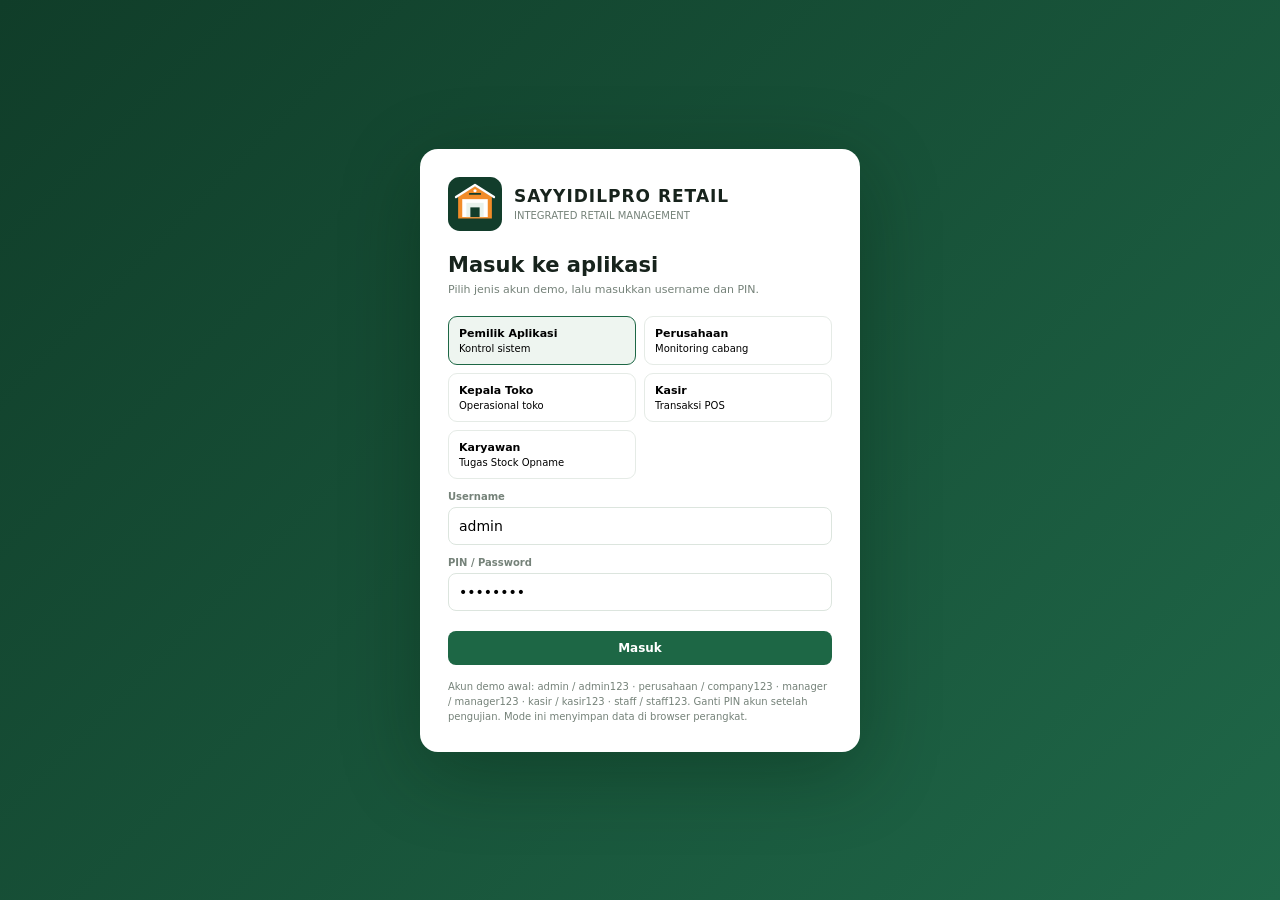
<file: index.html>
<!doctype html>
<html lang="id">
<head>
<meta charset="utf-8"><meta name="viewport" content="width=device-width,initial-scale=1,viewport-fit=cover">
<meta name="theme-color" content="#123d2b"><meta name="description" content="SAYYIDILPRO RETAIL — sistem manajemen retail multi-cabang">
<link rel="manifest" href="manifest.json"><link rel="icon" href="icon.svg"><link rel="apple-touch-icon" href="icon-192.png">
<title>SAYYIDILPRO RETAIL</title><link rel="stylesheet" href="style.css">
</head>
<body>
<div id="appShell" class="app-shell">
<aside class="sidebar" id="sidebar">
  <div class="brand"><img src="icon.svg" alt=""/><div><b>SAYYIDILPRO</b><small>RETAIL MANAGEMENT</small></div></div>
  <div class="branchbox"><label>UNIT / CABANG AKTIF</label><select id="storeSelect" aria-label="Pilih cabang"></select></div>
  <div class="nav-label">MENU UTAMA</div><nav id="nav"></nav>
  <div class="sidebar-bottom"><div class="sync-dot"></div><span>Mode perangkat lokal</span><small>Versi 2.0 · PWA</small></div>
</aside>
<main class="main">
<header class="topbar"><button class="icon-btn hamburger" id="hamb" aria-label="Buka menu">☰</button><div class="top-title"><b id="pageTitle">Dashboard</b><small id="branchTop">SAYYIDILPRO RETAIL</small></div><div class="top-actions"><span class="date-chip" id="todayLabel"></span><button class="user-chip" id="userMenu"><span class="user-avatar" id="userInitial">SA</span><span><b id="userName">Super Admin</b><small id="userRole">Pemilik Aplikasi</small></span><span>⌄</span></button></div></header>
<section id="content" class="content"></section>
</main></div>
<div id="modalRoot"></div><div id="toast" class="toast" role="status"></div>
<script src="app.js"></script>
</body></html>
</file>
<file: style.css>
:root{--green:#123d2b;--green2:#1d6745;--orange:#f28c28;--bg:#f3f6f3;--ink:#17231c;--muted:#758279;--line:#e5ebe6;--white:#fff;--red:#b42318;--shadow:0 8px 28px #173b2510}*{box-sizing:border-box}body{margin:0;background:var(--bg);color:var(--ink);font:14px Inter,ui-sans-serif,system-ui,-apple-system,"Segoe UI",Arial}button,input,select,textarea{font:inherit}button{cursor:pointer}.app-shell{display:flex;min-height:100vh}.sidebar{width:258px;background:var(--green);color:#fff;padding:20px 14px;display:flex;flex-direction:column;flex-shrink:0;min-height:100vh}.brand{display:flex;align-items:center;gap:11px;padding:0 9px 23px}.brand img{width:43px;height:43px;border-radius:13px}.brand b{display:block;font-size:15px;letter-spacing:1.2px}.brand small{display:block;color:#b9d0c1;font-size:9px;letter-spacing:1.3px;margin-top:4px}.branchbox{background:#1c5138;border:1px solid #ffffff16;padding:12px;border-radius:11px;margin:0 3px 22px}.branchbox label,.nav-label{display:block;color:#b8cfc0;font-size:9px;font-weight:800;letter-spacing:1.2px;margin:0 0 8px}.branchbox select{width:100%;background:#2a6748;color:#fff;border:1px solid #ffffff20;border-radius:7px;padding:9px}.nav-label{padding-left:11px}.sidebar nav{display:grid;gap:4px}.nav-item{border:0;background:transparent;color:#dce9e0;text-align:left;padding:10px 12px;border-radius:9px;display:flex;align-items:center;gap:12px;font-size:12px;font-weight:600}.nav-item svg{width:18px;height:18px;opacity:.92;flex:none}.nav-item:hover,.nav-item.active{background:var(--orange);color:white}.sidebar-bottom{margin-top:auto;padding:18px 9px 4px;color:#bad0c1;font-size:10px;display:grid;grid-template-columns:9px 1fr;gap:5px 8px;align-items:center}.sidebar-bottom small{grid-column:2;color:#89a895}.sync-dot{width:8px;height:8px;background:#6bd69a;border-radius:50%}.main{flex:1;min-width:0}.topbar{height:70px;background:#fff;border-bottom:1px solid var(--line);display:flex;align-items:center;padding:0 27px;gap:13px;position:sticky;top:0;z-index:5}.top-title b{font-size:15px}.top-title small{display:block;color:var(--muted);font-size:10px;margin-top:3px}.top-actions{margin-left:auto;display:flex;align-items:center;gap:15px}.date-chip{font-size:11px;color:#617168;background:#f3f6f3;padding:8px 11px;border-radius:8px}.user-chip{display:flex;align-items:center;gap:9px;border:1px solid var(--line);background:#fff;border-radius:10px;padding:5px 9px;text-align:left}.user-chip b{display:block;font-size:11px}.user-chip small{display:block;color:var(--muted);font-size:9px;margin-top:2px}.user-avatar{width:30px;height:30px;background:#e8f1eb;color:var(--green);border-radius:50%;display:grid;place-items:center;font-size:10px;font-weight:800}.hamburger{display:none}.content{padding:25px;max-width:1600px;margin:auto}.page-head{display:flex;justify-content:space-between;align-items:flex-start;gap:15px;margin-bottom:20px}.page-head h1{font-size:23px;margin:0 0 5px}.page-head p{color:var(--muted);font-size:12px;margin:0}.btn{border:0;border-radius:8px;background:var(--green2);color:#fff;padding:10px 14px;font-size:12px;font-weight:700;display:inline-flex;align-items:center;gap:7px}.btn:hover{filter:brightness(1.06)}.btn.orange{background:var(--orange)}.btn.light{background:#eaf1ec;color:var(--green)}.btn.danger{background:#b42318}.btn.outline{background:#fff;color:var(--green);border:1px solid var(--line)}.btn.sm{padding:7px 10px;font-size:11px}.cards{display:grid;grid-template-columns:repeat(4,minmax(0,1fr));gap:13px;margin-bottom:16px}.metric,.panel{background:#fff;border:1px solid var(--line);border-radius:13px;padding:17px;box-shadow:var(--shadow)}.metric .metric-top{display:flex;align-items:center;justify-content:space-between;color:var(--muted);font-size:10px;font-weight:800;letter-spacing:.3px}.metric-icon{width:34px;height:34px;border-radius:10px;background:#edf4ef;color:var(--green2);display:grid;place-items:center}.metric-icon svg{width:18px;height:18px}.metric strong{display:block;font-size:24px;margin:11px 0 4px;letter-spacing:-.5px}.metric small{color:var(--muted);font-size:10px}.grid2{display:grid;grid-template-columns:1.2fr 1fr;gap:14px}.grid3{display:grid;grid-template-columns:repeat(3,1fr);gap:13px}.panel h3{font-size:13px;margin:0 0 13px}.panel-sub{font-size:10px;color:var(--muted);margin-top:-8px;margin-bottom:13px}.table-wrap{overflow:auto}table{width:100%;border-collapse:collapse;white-space:nowrap}th,td{text-align:left;padding:10px 9px;border-bottom:1px solid #edf1ed;font-size:11px}th{color:var(--muted);font-size:9px;letter-spacing:.5px;background:#fafcfa}td b{font-size:11px}.empty{text-align:center;color:var(--muted);padding:28px}.pill{display:inline-flex;align-items:center;border-radius:30px;padding:4px 8px;background:#eaf4ed;color:#187344;font-size:9px;font-weight:700}.pill.warn{background:#fff3df;color:#a45b00}.pill.red{background:#ffebea;color:#b42318}.toolbar{display:flex;gap:8px;align-items:center;flex-wrap:wrap;margin-bottom:13px}.field{padding:10px 11px;border:1px solid #dce5de;border-radius:8px;background:#fff;color:var(--ink);min-width:130px}.field.search{flex:1;min-width:190px}.form-grid{display:grid;grid-template-columns:repeat(2,minmax(0,1fr));gap:12px}.form-row label{display:block;font-size:10px;color:var(--muted);font-weight:700;margin-bottom:5px}.form-row input,.form-row select,.form-row textarea{width:100%;padding:10px;border:1px solid #dce5de;border-radius:8px;background:#fff}.form-row.full{grid-column:1/-1}.modal-back{position:fixed;inset:0;background:#071c10a8;z-index:20;display:grid;place-items:center;padding:15px}.modal{background:#fff;border-radius:15px;padding:20px;width:min(600px,100%);max-height:90vh;overflow:auto;box-shadow:0 20px 70px #0003}.modal-head{display:flex;justify-content:space-between;align-items:center;margin-bottom:16px}.modal-head h3{margin:0;font-size:16px}.close{border:0;background:#f1f4f1;border-radius:50%;width:30px;height:30px}.modal-actions{display:flex;justify-content:flex-end;gap:8px;margin-top:18px}.toast{position:fixed;bottom:20px;right:20px;background:#143d2b;color:white;padding:12px 16px;border-radius:9px;opacity:0;pointer-events:none;transition:.2s;z-index:30;box-shadow:var(--shadow)}.toast.show{opacity:1}.product-grid{display:grid;grid-template-columns:repeat(3,1fr);gap:9px}.product-tile{border:1px solid var(--line);border-radius:10px;padding:12px;background:#fff;text-align:left;min-height:95px}.product-tile b{display:block;margin:7px 0;font-size:12px}.product-tile small{color:var(--muted);font-size:10px}.pos-layout{display:grid;grid-template-columns:1.25fr .8fr;gap:14px}.cart-line{display:flex;justify-content:space-between;gap:8px;padding:10px 0;border-bottom:1px solid var(--line)}.cart-line small{display:block;color:var(--muted);margin-top:3px}.total-line{display:flex;justify-content:space-between;font-size:17px;font-weight:800;padding:14px 0}.quick{display:flex;gap:8px;flex-wrap:wrap}.quick button{border:1px solid var(--line);background:#fff;padding:10px;border-radius:8px;color:var(--green);font-size:11px;font-weight:700}.progress{height:8px;background:#edf2ee;border-radius:20px;overflow:hidden}.progress i{display:block;height:100%;background:var(--orange);border-radius:20px}.task-card{border:1px solid var(--line);border-radius:11px;padding:13px;margin-bottom:9px}.task-card-head{display:flex;justify-content:space-between;gap:10px;align-items:center}.task-card p{font-size:10px;color:var(--muted);margin:7px 0}.hint{padding:11px 13px;border-radius:9px;background:#fff8eb;border:1px solid #f7e3bd;color:#81500e;font-size:11px;line-height:1.55;margin-bottom:14px}.notice{padding:11px 13px;border-radius:9px;background:#edf5ef;color:#245b3c;font-size:11px;line-height:1.5;margin-bottom:14px}.hidden{display:none!important}.footer-note{color:var(--muted);font-size:10px;margin-top:14px;line-height:1.5}.login-wrap{min-height:100vh;display:grid;place-items:center;padding:20px;background:linear-gradient(135deg,#103d29,#1f6748)}.login-card{width:min(440px,100%);background:white;border-radius:18px;padding:28px;box-shadow:0 20px 80px #001d0d55}.login-brand{display:flex;align-items:center;gap:12px;margin-bottom:22px}.login-brand img{width:54px}.login-brand b{font-size:17px;letter-spacing:1px}.login-brand small{display:block;color:var(--muted);font-size:10px;margin-top:4px}.login-card h1{font-size:21px;margin:0 0 6px}.login-card>p{font-size:11px;color:var(--muted);margin:0 0 20px}.login-card .form-row{margin:12px 0}.login-card .btn{width:100%;justify-content:center;margin-top:8px}.role-grid{display:grid;grid-template-columns:repeat(2,1fr);gap:8px;margin-top:12px}.role-pick{border:1px solid var(--line);background:#fff;border-radius:9px;padding:10px;text-align:left;font-size:10px}.role-pick b{display:block;font-size:11px;margin-bottom:3px}.role-pick.active{border-color:var(--green2);background:#eef5f0}.chart-bars{height:150px;display:flex;align-items:end;gap:10px;padding:12px 4px 0}.chart-bars div{flex:1;background:linear-gradient(180deg,#f7ad58,#e97f1e);border-radius:6px 6px 0 0;min-height:4px;position:relative}.chart-bars span{position:absolute;bottom:-19px;left:0;right:0;text-align:center;font-size:9px;color:var(--muted)}@media(max-width:1000px){.sidebar{position:fixed;left:-270px;top:0;bottom:0;z-index:10;transition:.22s}.sidebar.open{left:0}.hamburger{display:block}.cards{grid-template-columns:repeat(2,minmax(0,1fr))}.content{padding:18px}.topbar{padding:0 17px}.grid2,.pos-layout{grid-template-columns:1fr}}@media(max-width:560px){.content{padding:13px}.topbar{height:62px;padding:0 12px}.date-chip{display:none}.user-chip{gap:5px;padding:4px}.user-chip>span:nth-child(2){display:none}.page-head h1{font-size:19px}.cards{gap:8px}.metric{padding:12px}.metric strong{font-size:19px}.metric-icon{width:29px;height:29px}.product-grid{grid-template-columns:repeat(2,1fr)}.form-grid{grid-template-columns:1fr}.form-row.full{grid-column:auto}.grid3{grid-template-columns:1fr}.role-grid{grid-template-columns:1fr 1fr}}
</file>
